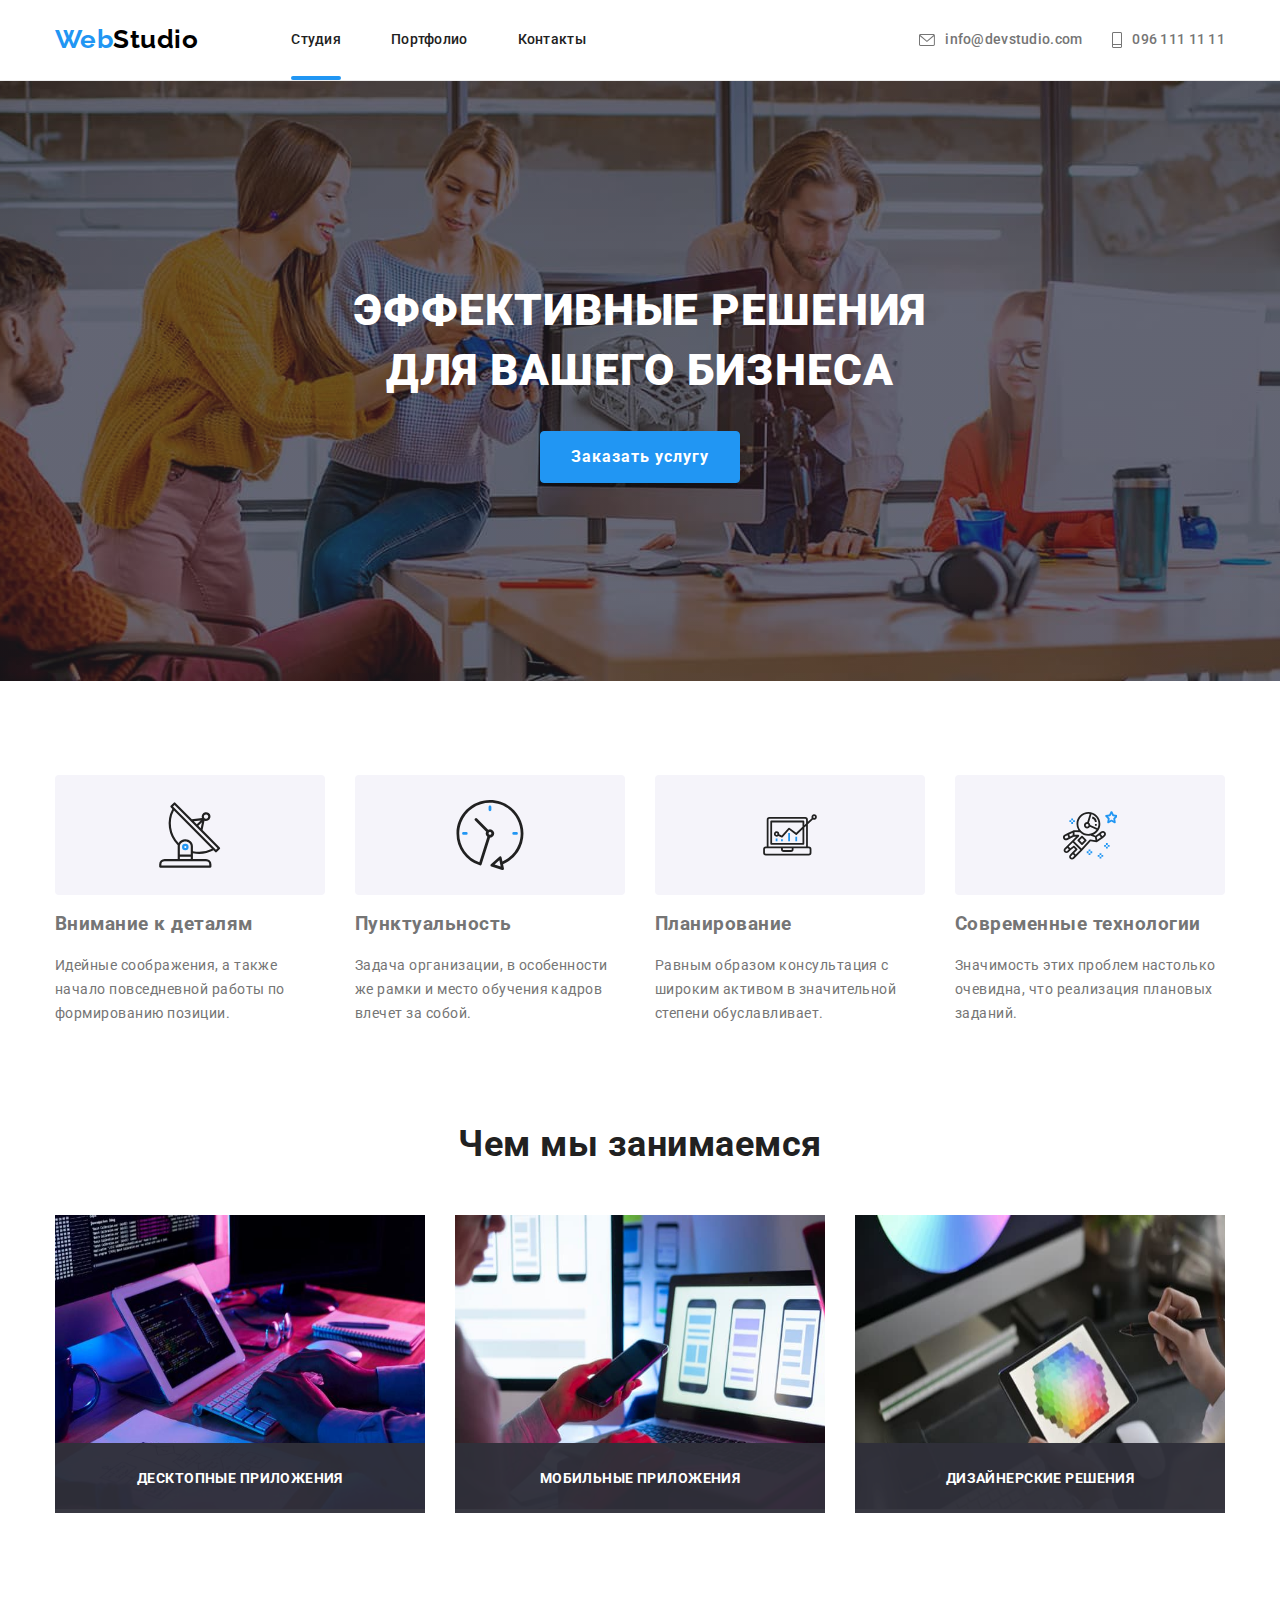
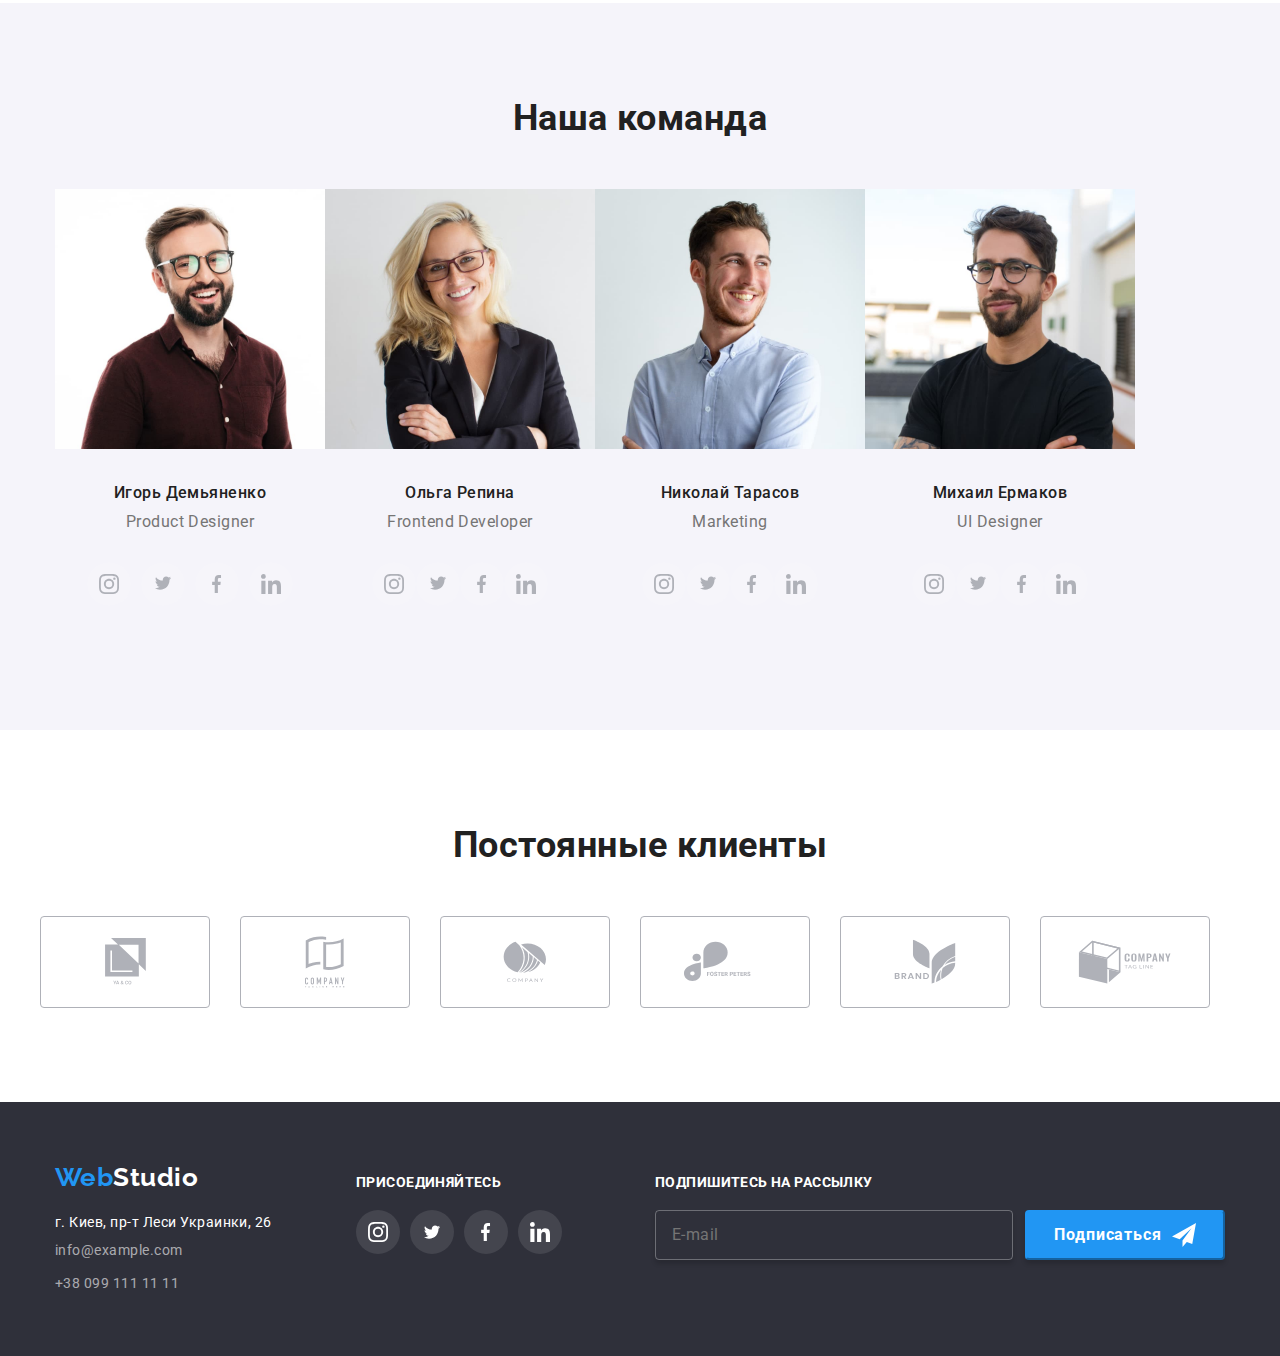
<file: index.html>
<!DOCTYPE html>
<html lang="ru">
  <head>
    <meta charset="UTF-8" />
    <meta http-equiv="X-UA-Compatible" content="IE=edge" />
    <meta name="viewport" content="width=device-width, initial-scale=1.0" />
    <title>Web Studio (Version 2.1)</title>
    <link rel="preconnect" href="https://fonts.gstatic.com" />
    <link
      href="https://fonts.googleapis.com/css2?family=Raleway:wght@700&family=Roboto:wght@400;500;700;900&display=swap"
      rel="stylesheet"
    />
    <link
      rel="stylesheet"
      href="https://cdnjs.cloudflare.com/ajax/libs/modern-normalize/1.0.0/modern-normalize.min.css"
    />
    <link rel="stylesheet" href="./css/styles.css" />
    <link rel="stylesheet" href="./css/main.min.css">
  </head>

  <body>
    <header>
      <div class="container container--header">
        <nav class="site-nav">
          <a href="" lang="en" class="logo"
            ><span class="logo__web">Web</span>Studio</a
          >
          <ul class="site-nav-list">
            <li class="site-nav-list__item"><a href="" class="site-nav-list__link site-nav-list__link--current">Студия</a></li>
            <li class="site-nav-list__item">
              <a href="./portfolio.html" class="site-nav-list__link">Портфолио</a>
            </li>
            <li class="site-nav-list__item"><a href="" class="site-nav-list__link">Контакты</a></li>
          </ul>
        </nav>

        <ul class="contacts">
          <li class="contacts__item">
            <a href="mailto:info@devstudio.com" class="contacts__link">
              <svg class="contacts__icon-mail" width="16px" height="12px">
                <use href="./images/icons.svg#mail"></use>
              </svg>
              info@devstudio.com</a
            >
          </li>
          <li class="contacts__item">
            <a href="tel:+380961111111" class="contacts__link">
              <svg class="contacts__icon-tel" width="10px" height="16px">
                <use href="./images/icons.svg#tel"></use>
              </svg>
              096 111 11 11
            </a>
          </li>
        </ul>
      </div>
    </header>

    <main>
      <!--Герой-->
      <section class="hero">
        <div class="container container--hero">
          <h1 class="hero__title">ЭФФЕКТИВНЫЕ РЕШЕНИЯ ДЛЯ ВАШЕГО БИЗНЕСА</h1>
          <button type="button" class="button hero__button" data-modal-close>
            Заказать услугу
          </button>
        </div>
      </section>

      <!--Преимущества Веб Студии-->
      <section class="advantages">
        <!--<h2>Преимущества Веб Студии</h2>-->
        <div class="container container--advantages">
          <ul class="advantages-list">
            <li class="advantages-list__item">
              <div class="advantages-list__icon advantages-list__icon--antenna">
                <svg class="advantages-list__icon1" width="65.32px" height="70px">
                  <use href="./images/icons.svg#antenna"></use>
                </svg>
              </div>
              <h3 class="advantages-list__title">Внимание к деталям</h3>
              <p class="advantages-list__text">
                Идейные соображения, а также начало повседневной работы по
                формированию позиции.
              </p>
            </li>
            <li class="advantages-list__item">
              <div class="advantages-list__icon advantages-list__icon--clock">
                <svg class="advantages-list__icon2" width="70px" height="70px">
                  <use href="./images/icons.svg#clock"></use>
                </svg>
              </div>
              <h3 class="advantages-list__title">Пунктуальность</h3>
              <p class="advantages-list__text">
                Задача организации, в особенности же рамки и место обучения
                кадров влечет за собой.
              </p>
            </li>
            <li class="advantages-list__item">
              <div class="advantages-list__icon advantages-list__icon--diagram">
                <svg class="advantages-list__icon3" width="70px" height="53.69px">
                  <use href="./images/icons.svg#diagram"></use>
                </svg>
              </div>
              <h3 class="advantages-list__title">Планирование</h3>
              <p class="advantages-list__text">
                Равным образом консультация с широким активом в значительной
                степени обуславливает.
              </p>
            </li>
            <li class="advantages-list__item">
              <div class="advantages-list__icon advantages-list__icon--astronaut">
                <svg class="advantages-list__icon4" width="54.83px" height="60.66px">
                  <use href="./images/icons.svg#astronaut"></use>
                </svg>
              </div>
              <h3 class="advantages-list__title">Современные технологии</h3>
              <p class="advantages-list__text">
                Значимость этих проблем настолько очевидна, что реализация
                плановых заданий.
              </p>
            </li>
          </ul>
        </div>
      </section>

      <!--Услуги Веб Студии-->
      <section class="services">
        <div class="container">
          <h2 class="services__title">Чем мы занимаемся</h2>
          <ul class="services__list">
            <li class="services__item">
              <a href="">
                <div class="label">
                  <img 
                    class="services__image"
                    src="./images/services-1.jpg"
                    alt="Программист работает за рабочим столом"
                    width="370"
                  />
                  <p>Десктопные приложения</p>
                </div>
              </a>
            </li>
            <li class="services__item">
              <a href="">
                <div class="label">
                  <img
                    class="services__image"  
                    src="./images/services-2.jpg"
                    alt="Веб-дизайнер разрабатывает интерфейс для мобильного устройства"
                    width="370"
                  />
                  <p>Мобильные приложения</p>
                </div>
              </a>
            </li>
            <li class="services__item">
              <a href="">
                <div class="label">
                  <img
                    class="services__image"  
                    src="./images/services-3.jpg"
                    alt="Креативный Веб-дизайнер работает с цветовой палитрой"
                    width="370"
                  />
                  <p>Дизайнерские решения</p>
                </div>
              </a>
            </li>
          </ul>
        </div>
      </section>

      <!--Команда Веб Студии-->
      <section class="team">
        <div class="container">
          <h2 class="team__title">Наша команда</h2>
          <ul class="team__list">
            <li>
              <div class="team__item">
                <img
                  class="team__member-photo"
                  src="./images/team-1.jpg"
                  alt="Молодой мужчина с бородой в очках для зрения"
                  width="270"
                />
                <p class="team__member-name">Игорь Демьяненко</p>
                <p lang="en" class="team__member-profession">Product Designer</p>
                <ul class="social-links">
                  <li class="social-links__item">
                    <a href="" class="social-links__link instagram">
                      <svg class="social-links__icon" width="20px" height="20px">
                        <use href="./images/icons.svg#instagram"></use>
                      </svg>
                    </a>
                  </li>
                  <li class="social-links__item">
                    <a href="" class="social-links__link twitter">
                      <svg class="social-links__icon" width="20px" height="16.25px">
                        <use href="./images/icons.svg#twitter"></use>
                      </svg>
                    </a>
                  </li>
                  <li class="social-links__item">
                    <a href="" class="social-links__link facebook">
                      <svg class="social-links__icon" width="10px" height="20px">
                        <use href="./images/icons.svg#facebook"></use>
                      </svg>
                    </a>
                  </li>
                  <li class="social-links__item">
                    <a href="" class="social-links__link linkedin">
                      <svg class="social-links__icon" width="20px" height="20px">
                        <use href="./images/icons.svg#linkedin"></use>
                      </svg>
                    </a>
                  </li>
                </ul>
              </div>
            </li>
            <li>
              <div class="team__item">
                <img
                  class="team__member-photo"  
                  src="./images/team-2.jpg"
                  alt="Девушка блондинка в пиджаке и в очках для зрения"
                  width="270"
                />
                <p class="team__member-name">Ольга Репина</p>
                <p lang="en" class="team__member-profession">Frontend Developer</p>
                <ul class="social-links">
                  <li>
                    <a href="" class="social-links__link instagram">
                      <svg class="social-links__icon" width="20px" height="20px">
                        <use href="./images/icons.svg#instagram"></use>
                      </svg>
                    </a>
                  </li>
                  <li>
                    <a href="" class="social-links__link twitter">
                      <svg class="social-links__icon" width="20px" height="16.25px">
                        <use href="./images/icons.svg#twitter"></use>
                      </svg>
                    </a>
                  </li>
                  <li>
                    <a href="" class="social-links__link facebook">
                      <svg class="social-links__icon" width="10px" height="20px">
                        <use href="./images/icons.svg#facebook"></use>
                      </svg>
                    </a>
                  </li>
                  <li>
                    <a href="" class="social-links__link linkedin">
                      <svg class="social-links__icon" width="20px" height="20px">
                        <use href="./images/icons.svg#linkedin"></use>
                      </svg>
                    </a>
                  </li>
                </ul>
              </div>
            </li>
            <li>
              <div class="team__item">
                <img
                  class="team__member-photo"  
                  src="./images/team-3.jpg"
                  alt="Молодой мужчина в светлой рубашке"
                  width="270"
                />
                <p class="team__member-name">Николай Тарасов</p>
                <p lang="en" class="team__member-profession">Marketing</p>
                <ul class="social-links">
                  <li>
                    <a href="" class="social-links__link instagram">
                      <svg class="social-links__icon" width="20px" height="20px">
                        <use href="./images/icons.svg#instagram"></use>
                      </svg>
                    </a>
                  </li>
                  <li>
                    <a href="" class="social-links__link twitter">
                      <svg class="social-links__icon" width="20px" height="16.25px">
                        <use href="./images/icons.svg#twitter"></use>
                      </svg>
                    </a>
                  </li>
                  <li>
                    <a href="" class="social-links__link facebook">
                      <svg class="social-links__icon" width="10px" height="20px">
                        <use href="./images/icons.svg#facebook"></use>
                      </svg>
                    </a>
                  </li>
                  <li>
                    <a href="" class="social-links__link linkedin">
                      <svg class="social-links__icon" width="20px" height="20px">
                        <use href="./images/icons.svg#linkedin"></use>
                      </svg>
                    </a>
                  </li>
                </ul>
              </div>
            </li>
            <li>
              <div class="team__item">
                <img
                  class="team__member-photo"  
                  src="./images/team-4.jpg"
                  alt="Молодой мужчина в черной футболке и очках для зрения"
                  width="270"
                />
                <p class="team__member-name">Михаил Ермаков</p>
                <p lang="en" class="team__member-profession">UI Designer</p>
                <ul class="social-links">
                  <li>
                    <a href="" class="social-links__link instagram">
                      <svg class="social-links__icon" width="20px" height="20px">
                        <use href="./images/icons.svg#instagram"></use>
                      </svg>
                    </a>
                  </li>
                  <li>
                    <a href="" class="social-links__link twitter">
                      <svg class="social-links__icon" width="20px" height="16.25px">
                        <use href="./images/icons.svg#twitter"></use>
                      </svg>
                    </a>
                  </li>
                  <li>
                    <a href="" class="social-links__link facebook">
                      <svg class="social-links__icon" width="10px" height="20px">
                        <use href="./images/icons.svg#facebook"></use>
                      </svg>
                    </a>
                  </li>
                  <li>
                    <a href="" class="social-links__link linkedin">
                      <svg class="social-links__icon" width="20px" height="20px">
                        <use href="./images/icons.svg#linkedin"></use>
                      </svg>
                    </a>
                  </li>
                </ul>
              </div>
            </li>
          </ul>
        </div>
      </section>

      <!--Постоянные клиенты-->
      <section class="clients">
        <div class="container">
          <h2 class="clients__title">Постоянные клиенты</h2>
          <ul class="clients__list">
            <li class="clients__item">
              <a href="" class="clients__link">
                <svg id="clients__icon1" width="41px" height="46.7px">
                  <use href="./images/icons.svg#company1"></use>
                </svg>
              </a>
            </li>
            <li class="clients__item">
              <a href="" class="clients__link">
                <svg id="clients__icon2" width="40px" height="52px">
                  <use href="./images/icons.svg#company2"></use>
                </svg>
              </a>
            </li>
            <li class="clients__item">
              <a href="" class="clients__link">
                <svg id="clients__icon3" width="43.46px" height="41.18px">
                  <use href="./images/icons.svg#company3"></use>
                </svg>
              </a>
            </li>
            <li class="clients__item">
              <a href="" class="clients__link">
                <svg id="clients__icon4" width="84.44px" height="40.62px">
                  <use href="./images/icons.svg#company4"></use>
                </svg>
              </a>
            </li>
            <li class="client__item">
              <a href="" class="clients__link">
                <svg id="clients__icon5" width="62.54px" height="45.43px">
                  <use href="./images/icons.svg#company5"></use>
                </svg>
              </a>
            </li>
            <li class="clients__item">
              <a href="" class="clients__link">
                <svg id="clients__icon6" width="93.79px" height="43.93px">
                  <use href="./images/icons.svg#company6"></use>
                </svg>
              </a>
            </li>
          </ul>
        </div>
      </section>
    </main>

    <footer>
      <div class="container container--footer">
        <div class="footer-contacts">
          <a href="" lang="en" class="logo address__logo"
            ><span class="logo__web">Web</span>Studio</a
          >
          <address class="address">
            <ul class="address__list">
              <li class="address__item">
                <p class="address__post-address">г. Киев, пр-т Леси Украинки, 26</p>
              </li>
              <li class="address__item address__item--style">
                <a href="mailto=info@example.com" class="address__link"
                  >info@example.com</a
                >
              </li>
              <li class="address__item address__item--style">
                <a href="tel:+380991111111" class="address__link"
                  >+38 099 111 11 11</a
                >
              </li>
            </ul>
          </address>
        </div>
        <div class="connect">
          <h3 class="connect__title">присоединяйтесь</h3>
          <ul class="social-links">
            <li class="social-links__item">
              <a href="" class="social-links__link instagram">
                <svg class="social-links__icon-footer" width="20px" height="20px">
                  <use href="./images/icons.svg#instagram"></use>
                </svg>
              </a>
            </li>
            <li class="social-links__item">
              <a href="" class="social-links__link twitter">
                <svg class="social-links__icon-footer" width="20px" height="16.25px">
                  <use href="./images/icons.svg#twitter"></use>
                </svg>
              </a>
            </li>
            <li class="social-links__item">
              <a href="" class="social-links__link facebook">
                <svg class="social-links__icon-footer" width="10px" height="20px">
                  <use href="./images/icons.svg#facebook"></use>
                </svg>
              </a>
            </li>
            <li class="social-links__item">
              <a href="" class="social-links__link linkedin">
                <svg class="social-links__icon-footer" width="20px" height="20px">
                  <use href="./images/icons.svg#linkedin"></use>
                </svg>
              </a>
            </li>
          </ul>
        </div>

        <form class="sign-form">
          <h3 class="sign-form__title">Подпишитесь на рассылку</h3>
          <div class="sign-form__block">
            <input type="email" name="email" placeholder="E-mail" class="sign-form__input"/>
            <button type="button" class="sign-form__button">
              Подписаться
              <svg id="sign-form__icon" class="sign-form__icon" width="24px" height="24px">
                <use href="./images/icons.svg#signup"></use>
              </svg>
            </button>
          </div>
        </form>
      </div>
    </footer>

    <div class="backdrop is-hidden" data-modal>
      <div class="modal">
        <button type="button" class="button modal__button" data-modal-open>
          <svg id="modal__close" width="11px" height="11px">
            <use href="./images/icons.svg#modal-close"></use>
          </svg>
        </button>

        <form class="modal__form-field">
          <p class="modal__title">Оставьте свои данные, мы вам перезвоним</p>
          <label class="modal__label">
            Имя
            <span class="modal__field-input">
              <input type="text" name="username" class="modal__input"/>
              <svg id="name" class="modal__icon" width="12px" height="12px">
                <use href="./images/icons.svg#name"></use>
              </svg>
            </span>
          </label>
          <label class="modal__label">
            Телефон
            <span class="modal__field-input">
              <input type="tel" name="phone-number" class="modal__input" />
              <svg id="tel" class="modal__icon" width="18px" height="18px">
                <use href="./images/icons.svg#phone"></use>
              </svg>
            </span>
          </label>
          <label class="modal__label">
            Почта
            <span class="modal__field-input">
              <input type="email" name="email" class="modal__input" />
              <svg id="email" class="modal__icon" width="15px" height="12px">
                <use href="./images/icons.svg#email"></use>
              </svg>
            </span>
          </label>
          <label>
            Комментарий
            <textarea
              name="comment"
              id="comment"
              placeholder="Введите текст"
              class="modal__textarea"
            ></textarea>
          </label>
          <div class="modal__customer-accept">
            <label for="checkbox" class="modal__checkbox">
              <span class="modal__accept-text"
                >Соглашаюсь с рассылкой и принимаю
                <a href="" class="modal__accept-link">Условия договора</a></span
              >
              <input
                id="checkbox"
                type="checkbox"
                name="accept"
                class="modal__accept"
              />
              <svg id="check-icon" class="modal__check-icon" width="16" height="15">
                <use href="./images/icons.svg#check-icon"></use>
              </svg>
            </label>
          </div>
          <button type="submit" class="button modal__submit-button">Отправить</button>
        </form>
      </div>
    </div>
    <script src="./js/modal.js"></script>
  </body>
</html>
</file>
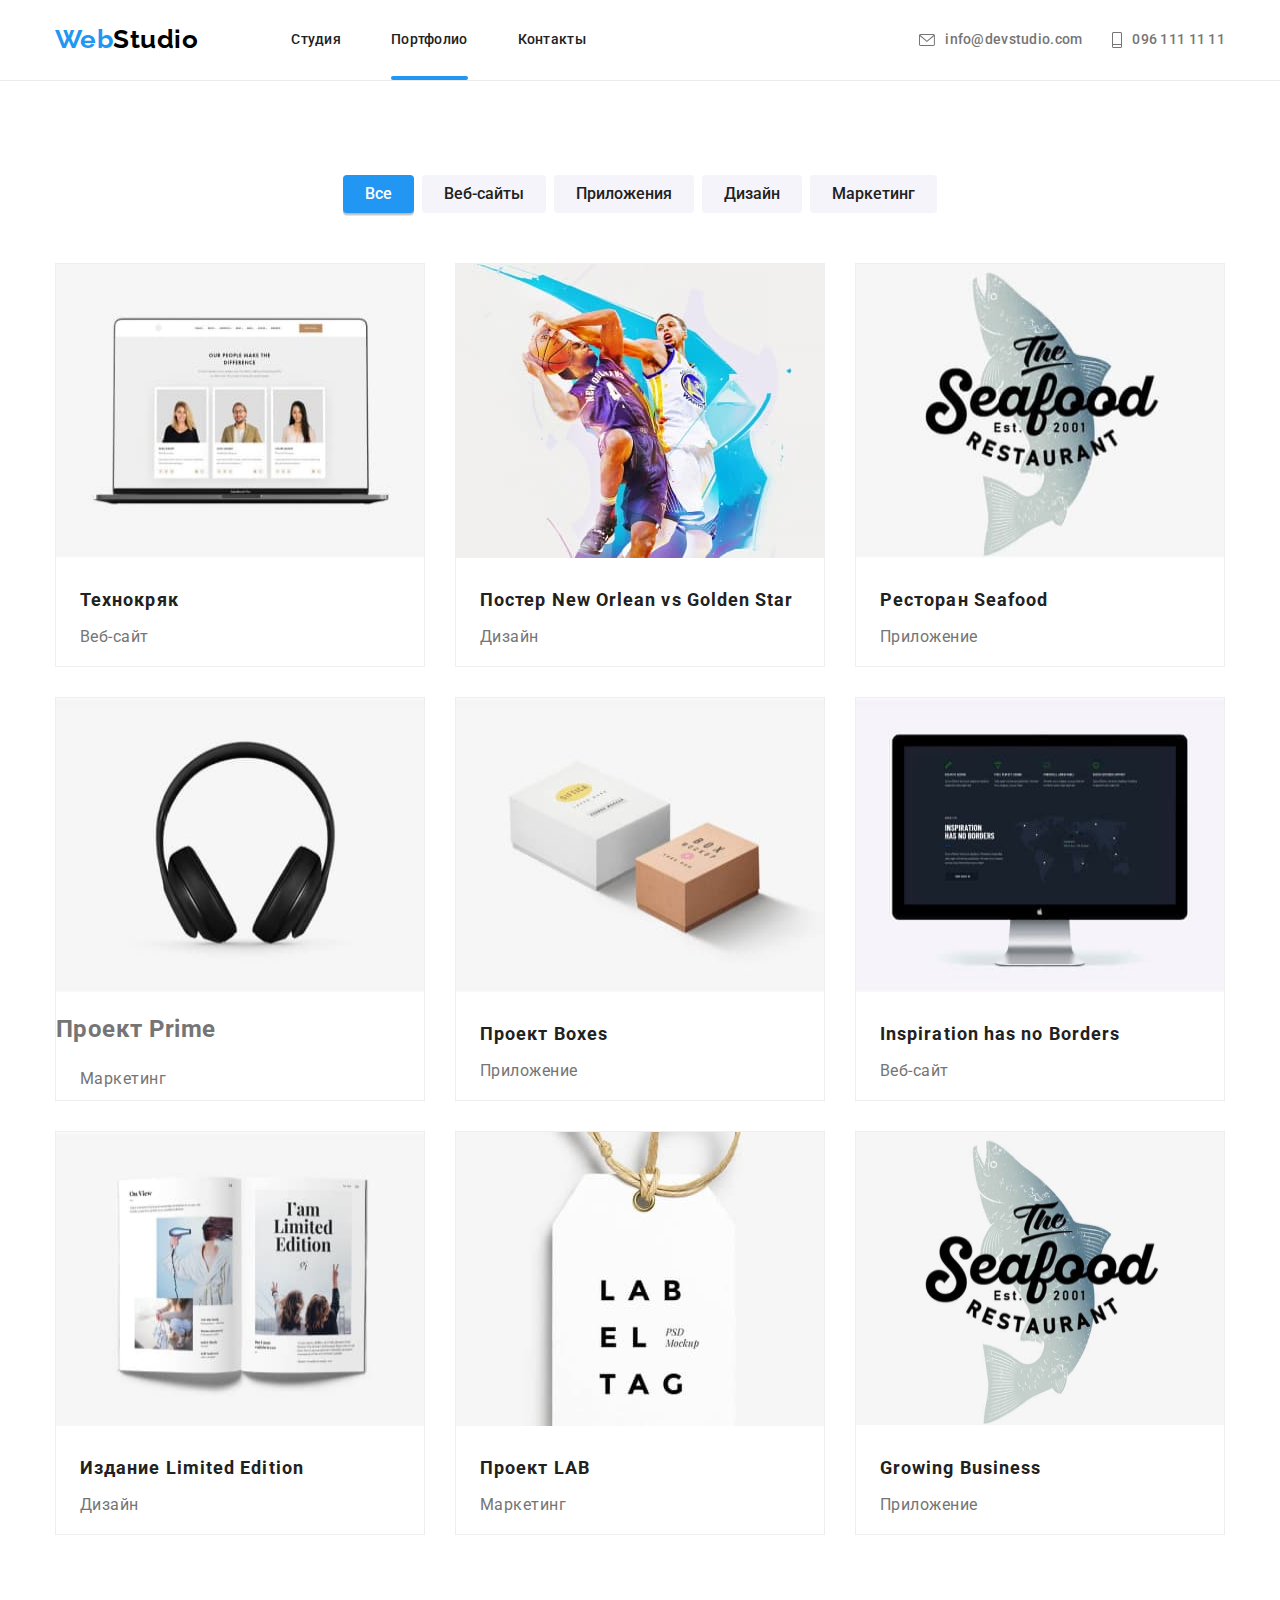
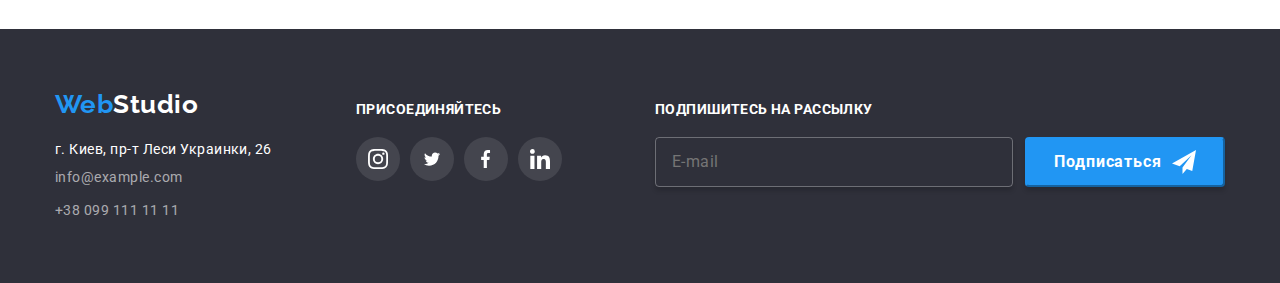
<file: portfolio.html>
<!DOCTYPE html>
<html lang="ru">
  <head>
    <meta charset="UTF-8" />
    <meta http-equiv="X-UA-Compatible" content="IE=edge" />
    <meta name="viewport" content="width=device-width, initial-scale=1.0" />
    <title>Web Studio (Version 2.1)</title>
    <link rel="preconnect" href="https://fonts.gstatic.com" />
    <link
      href="https://fonts.googleapis.com/css2?family=Raleway:wght@700&family=Roboto:wght@400;500;700&display=swap"
      rel="stylesheet"
    />
    <link
      rel="stylesheet"
      href="https://cdnjs.cloudflare.com/ajax/libs/modern-normalize/1.0.0/modern-normalize.min.css"
    />
    <link rel="stylesheet" href="./css/styles.css" />
    <link rel="stylesheet" href="./css/main.min.css">
  </head>

  <body>
    <header>
      <div class="container container--header">
        <nav class="site-nav">
          <a href="" lang="en" class="logo"
            ><span class="logo__web">Web</span>Studio</a
          >
          <ul class="site-nav-list">
            <li class="site-nav-list__item"><a href="./index.html" class="site-nav-list__link">Студия</a></li>
            <li class="site-nav-list__item"><a href="" class="site-nav-list__link site-nav-list__link--current">Портфолио</a></li>
            <li class="site-nav-list__item"><a href="" class="site-nav-list__link">Контакты</a></li>
          </ul>
        </nav>

        <ul class="contacts">
          <li class="contacts__item">
            <a href="mailto:info@devstudio.com" class="contacts__link">
              <svg class="contacts__icon-mail" width="16px" height="12px">
                <use href="./images/icons.svg#mail"></use>
              </svg>
              info@devstudio.com</a
            >
          </li>
          <li class="contacts__item">
            <a href="tel:+380961111111" class="contacts__link">
              <svg class="contacts__icon-tel" width="10px" height="16px">
                <use href="./images/icons.svg#tel"></use>
              </svg>
              096 111 11 11</a
            >
          </li>
        </ul>
      </div>
    </header>

    <main>
      <!--filters-->
      <div class="container">
        <ul class="filters-list">
          <li class="filters-list__item">
            <button type="button" class=" button filters-list__button filters-list__button--current">Все</button>
          </li>
          <li class="filters-list__item">
            <button type="button" class="button filters-list__button">Веб-сайты</button>
          </li>
          <li class="filters-list__item">
            <button type="button" class="button filters-list__button">Приложения</button>
          </li>
          <li class="filters-list__item">
            <button type="button" class="button filters-list__button">Дизайн</button>
          </li>
          <li class="filters-list__item">
            <button type="button" class="button filters-list__button">Маркетинг</button>
          </li>
        </ul>
      </div>

      <!--<h1>portfolio</h1>-->
      <div class="container">
        <ul class="portfolio">
          <li class="portfolio__item">
            <a href="" class="portfolio__link">
              <div class="portfolio__overlay">
                <img class="portfolio__image"
                  src="./images/portfolio.jpg"
                  alt="на рабочем столе компьютера портфолио троих человек"
                  width="370"
                />
                <p class="portfolio__text">
                  Технокряк это современная площадка распространения
                  коронавируса. Компании используют эту платформу для цифрового
                  шпионажа и атак на защищённые сервера конкурентов.
                </p>
              </div>
              <div>
                <h2 class="portfolio__title">Технокряк</h2>
                <p class="portfolio__description">Веб-сайт</p>
              </div>
            </a>
          </li>
          <li class="portfolio__item">
            <a href="" class="portfolio__link">
              <div class="portfolio__overlay">
                <img class="portfolio__image"
                  src="./images/basketball.jpg"
                  alt="два баскетболиста в прыжке с мячем"
                  width="370"
                />
                <p class="portfolio__text">
                  Технокряк это современная площадка распространения
                  коронавируса. Компании используют эту платформу для цифрового
                  шпионажа и атак на защищённые сервера конкурентов.
                </p>
              </div>
              <div>
                <h2 class="portfolio__title">Постер New Orlean vs Golden Star</h2>
                <p class="portfolio__description">Дизайн</p>
              </div>
            </a>
          </li>
          <li class="portfolio__item">
            <a href="" class="portfolio__link">
              <div class="portfolio__overlay">
                <img class="portfolio__image"
                  src="./images/seafood.jpg"
                  alt="постер рыбного ресторана"
                  width="370"
                />
                <p class="portfolio__text">
                  Технокряк это современная площадка распространения
                  коронавируса. Компании используют эту платформу для цифрового
                  шпионажа и атак на защищённые сервера конкурентов.
                </p>
              </div>
              <div>
                <h2 class="portfolio__title">Ресторан Seafood</h2>
                <p class="portfolio__description">Приложение</p>
              </div>
            </a>
          </li>
          <li class="portfolio__item">
            <a href="" class="portfolio__link">
              <div class="portfolio__overlay">
                <img class="portfolio__image"
                  src="./images/earphones.jpg"
                  alt="большие черные наушники"
                  width="370"
                />
                <p class="portfolio__text">
                  Технокряк это современная площадка распространения
                  коронавируса. Компании используют эту платформу для цифрового
                  шпионажа и атак на защищённые сервера конкурентов.
                </p>
              </div>
              <div>
                <h2 class="portfolio__">Проект Prime</h2>
                <p class="portfolio__description">Маркетинг</p>
              </div>
            </a>
          </li>
          <li class="portfolio__item">
            <a href="" class="portfolio__link">
              <div class="portfolio__overlay">
                <img class="portfolio__image"
                src="./images/boxes.jpg" alt="две коробки" width="370" />
                <p class="portfolio__text">
                  Технокряк это современная площадка распространения
                  коронавируса. Компании используют эту платформу для цифрового
                  шпионажа и атак на защищённые сервера конкурентов.
                </p>
              </div>
              <div>
                <h2 class="portfolio__title">Проект Boxes</h2>
                <p class="portfolio__description">Приложение</p>
              </div>
            </a>
          </li>
          <li class="portfolio__item">
            <a href="" class="portfolio__link">
              <div class="portfolio__overlay">
                <img class="portfolio__image"
                  src="./images/computer.jpg"
                  alt="монитор компьютера"
                  width="370"
                />
                <p class="portfolio__text">
                  Технокряк это современная площадка распространения
                  коронавируса. Компании используют эту платформу для цифрового
                  шпионажа и атак на защищённые сервера конкурентов.
                </p>
              </div>
              <div>
                <h2 class="portfolio__title">Inspiration has no Borders</h2>
                <p class="portfolio__description">Веб-сайт</p>
              </div>
            </a>
          </li>
          <li class="portfolio__item">
            <a href="" class="portfolio__link">
              <div class="portfolio__overlay">
                <img class="portfolio__image"
                  src="./images/magazin.jpg"
                  alt="открытый журнал"
                  width="370"
                />
                <p class="portfolio__text">
                  Технокряк это современная площадка распространения
                  коронавируса. Компании используют эту платформу для цифрового
                  шпионажа и атак на защищённые сервера конкурентов.
                </p>
              </div>
              <div>
                <h2 class="portfolio__title">Издание Limited Edition</h2>
                <p class="portfolio__description">Дизайн</p>
              </div>
            </a>
          </li>
          <li class="portfolio__item">
            <a href="" class="portfolio__link">
              <div class="portfolio__overlay">
                <img class="portfolio__image"
                  src="./images/label.jpg"
                  alt="лейбл на шнурке"
                  width="370"
                />
                <p class="portfolio__text">
                  Технокряк это современная площадка распространения
                  коронавируса. Компании используют эту платформу для цифрового
                  шпионажа и атак на защищённые сервера конкурентов.
                </p>
              </div>
              <div>
                <h2 class="portfolio__title">Проект LAB</h2>
                <p class="portfolio__description">Маркетинг</p>
              </div>
            </a>
          </li>
          <li class="portfolio__item">
            <a href="" class="portfolio__link">
              <div class="portfolio__overlay">
                <img class="portfolio__image"
                  src="./images/img.png"
                  alt="руки печатают на ноутбуке"
                  width="370"
                />
                <p class="portfolio__text">
                  Технокряк это современная площадка распространения
                  коронавируса. Компании используют эту платформу для цифрового
                  шпионажа и атак на защищённые сервера конкурентов.
                </p>
              </div>
              <div>
                <h2 class="portfolio__title">Growing Business</h2>
                <p class="portfolio__description">Приложение</p>
              </div>
            </a>
          </li>
        </ul>
      </div>
    </main>

    <footer>
      <div class="container container--footer">
        <div class="footer-contacts">
          <a href="" lang="en" class="logo address__logo"
            ><span class="logo__web">Web</span>Studio</a
          >
          <address class="address">
            <ul class="address__list">
              <li class="address__item">
                <p class="address__post-address">г. Киев, пр-т Леси Украинки, 26</p>
              </li>
              <li class="address__item address__item--style">
                <a href="mailto=info@example.com" class="address__link"
                  >info@example.com</a
                >
              </li>
              <li class="address__item address__item--style">
                <a href="tel:+380991111111" class="address__link"
                  >+38 099 111 11 11</a
                >
              </li>
            </ul>
          </address>
        </div>
        <div class="connect">
          <h3 class="connect__title">присоединяйтесь</h3>
          <ul class="social-links">
            <li class="social-links__item">
              <a href="" class="social-links__link instagram">
                <svg class="social-links__icon-footer" width="20px" height="20px">
                  <use href="./images/icons.svg#instagram"></use>
                </svg>
              </a>
            </li>
            <li class="social-links__item">
              <a href="" class="social-links__link twitter">
                <svg class="social-links__icon-footer" width="20px" height="16.25px">
                  <use href="./images/icons.svg#twitter"></use>
                </svg>
              </a>
            </li>
            <li class="social-links__item">
              <a href="" class="social-links__link facebook">
                <svg class="social-links__icon-footer" width="10px" height="20px">
                  <use href="./images/icons.svg#facebook"></use>
                </svg>
              </a>
            </li>
            <li class="social-links__item">
              <a href="" class="social-links__link linkedin">
                <svg class="social-links__icon-footer" width="20px" height="20px">
                  <use href="./images/icons.svg#linkedin"></use>
                </svg>
              </a>
            </li>
          </ul>
        </div>

        <form class="sign-form">
          <h3 class="sign-form__title">Подпишитесь на рассылку</h3>
          <div class="sign-form__block">
            <input type="email" name="email" placeholder="E-mail" class="sign-form__input"/>
            <button type="button" class="sign-form__button">
              Подписаться
              <svg id="sign-form__icon" class="sign-form__icon" width="24px" height="24px">
                <use href="./images/icons.svg#signup"></use>
              </svg>
            </button>
          </div>
        </form>
      </div>
    </footer>
  </body>
</html>
</file>
<file: css/styles.css>

</file>
<file: css/main.min.css>
:root{--primary-text-color: #757575;--secondary-text-color: #212121;--accent-text-color: #2196f3;--white-color: #ffffff;--dark-background-color: #2f303a;--filters-background-color: #f5f4fa;--cubic: cubic-bezier(0.4, 0, 0.2, 1)}body{background-color:var(--white-color);color:var(--primary-text-color);font-family:Roboto,sans-serif;letter-spacing:.03em}.container{width:1200px;padding-left:15px;padding-right:15px;margin:0px auto}.container--header{display:flex;justify-content:flex-start;height:80px;align-items:center}.container--hero{padding-top:200px;margin:0 auto}.container--advantages{margin-bottom:94px}.container--footer{display:flex;padding-top:60px}ul{list-style:none}header{border-bottom:1px solid #ececec}.site-nav{display:flex;align-items:center;margin-right:auto}.site-nav-list{display:flex;padding-left:0px}.site-nav-list__item:not(:last-child){margin-right:50px}.site-nav-list__link{display:inline-block;margin-top:32px;margin-bottom:32px;color:var(--secondary-text-color);text-decoration:none;letter-spacing:.02em;font-size:14px;font-weight:500;line-height:1.14;transition:color 250ms}.site-nav-list__link--current::after{content:"";display:block;width:100%;height:4px;border-radius:2px;background-color:var(--accent-text-color);position:absolute;bottom:0}.site-nav-list__link:hover,.site-nav-list__link:focus,.site-nav-list__link.current{color:var(--accent-text-color)}.site-nav-list__item{position:relative}.contacts{display:flex;padding-left:0px;margin:0px 0px 0px auto}.contacts__link{display:inline-block;margin-top:32px;margin-bottom:32px;color:var(--primary-text-color);text-decoration:none;letter-spacing:.02em;font-size:14px;font-weight:500;line-height:1.14;transition:color 250ms;display:flex;align-items:center}.contacts__item:not(:last-child){margin-right:30px}.contacts__link:hover,.contacts__link:focus,.contacts__link:hover .contacts__icon-mail,.contacts__link:focus .contacts__icon-mail,.contacts__link:hover .contacts__icon-tel,.contacts__link:focus .contacts__icon-tel{color:var(--accent-text-color);fill:var(--accent-text-color);transition:var(--cubic)}.contacts__icon-mail,.contacts__icon-tel{fill:var(--primary-text-color);margin-right:10px;transition:fill 250ms}.logo{display:inline-block;margin-right:93px;margin-top:24px;margin-bottom:25px;margin-left:0px;font-family:Raleway,sans-serif;color:#000;text-decoration:none;font-size:26px;font-weight:700;line-height:1.19}.logo__web{color:var(--accent-text-color)}.address__logo{margin-top:0px;margin-bottom:20px;margin-right:auto;margin-left:0px;color:var(--white-color)}.hero{max-width:1600px;height:600px;margin:0 auto;background-image:linear-gradient(to right, rgba(47, 48, 58, 0.4), rgba(47, 48, 58, 0.4)),url("../images/hero.jpg");background-size:cover;background-position:center;background-repeat:no-repeat;background-color:#c4c4c4;color:var(--white-color);letter-spacing:.06em}.hero__title{text-align:center;padding-right:20px;padding-left:20px;margin:0 auto 30px;max-width:696px;height:120px;font-size:44px;font-weight:900;line-height:1.36}.hero__button{display:block;padding:10px 30px;margin-right:auto;margin-left:auto;min-width:200px;min-height:50px;text-align:center;color:var(--white-color);background-color:var(--accent-text-color);letter-spacing:.06em;font-size:16px;font-weight:700;line-height:1.87;border:1px solid var(--accent-text-color);border-radius:4px;align-items:center;cursor:pointer;box-shadow:0px 4px 4px rgba(0,0,0,.15);transition:background-color 250ms}.hero__button:hover,.hero__button:focus{background-color:#188ce8;transform:var(--cubic)}.sign-form__button{min-width:200px;min-height:50px;border-radius:4px;border-color:var(--accent-text-color);background-color:var(--accent-text-color);color:var(--white-color);box-shadow:0 4px 4px 0 rgba(0,0,0,.15);font-size:16px;font-weight:700;line-height:1.875;text-align:center;letter-spacing:.06em;margin-left:12px;display:flex;align-items:center;justify-content:center}.sign-form__icon{margin-left:10px;fill:var(--white-color)}.filters-list__button{text-align:center;height:38px;padding:6px 22px;font-family:inherit;cursor:pointer;border:0px;border-radius:4px;color:var(--secondary-text-color);background-color:var(--filters-background-color);font-size:16px;font-weight:500;line-height:1.63;box-shadow:none;transition:color 250ms,background-color 250ms,box-shadow 250ms}.filters-list__button:hover,.filters-list__button:focus,.filters-list__button--current{color:var(--white-color);background-color:var(--accent-text-color);box-shadow:0 2px rgba(0,0,0,.12),0 1px rgba(0,0,0,.08),0 3px rgba(0,0,0,.1);transform:var(--cubic)}.button.current{width:auto;height:38px;padding:6px 22px;border:0px;font-weight:500;line-height:1.63;letter-spacing:.03em}.modal__button{position:absolute;display:flex;align-items:center;justify-content:center;top:8px;right:8px;min-width:30px;min-height:30px;border-radius:50%;padding:0;border:1px solid rgba(0,0,0,.1);box-shadow:none;background-color:var(--white-color)}.modal__button:hover,.modal__button:focus{fill:var(--accent-text-color)}.modal__submit-button{background-color:var(--accent-text-color);box-shadow:0 4px 4px 0 rgba(0,0,0,.15);border-radius:4px;width:200px;height:50px;font-size:16px;font-weight:700;line-height:1.875;letter-spacing:.06em;margin-left:auto;margin-right:auto;display:block}.advantages-title{display:inline-block;text-align:left;width:270px;height:16px;margin-top:30px;margin-bottom:10px;color:var(--secondary-text-color);font-size:14px;line-height:1.14;text-transform:uppercase}.advantages-list{display:flex;margin-top:0px;margin-left:auto;margin-right:auto;margin-bottom:94px;padding-left:0px;padding-top:94px}.advantages-list__icon{width:270px;height:120px;background-color:var(--filters-background-color);border-radius:4px;display:flex;justify-content:center;align-items:center}.advantages-list__text{width:270px;height:75px;margin:0px;text-align:left;font-size:14px;line-height:1.71}.advantages-list__item:not(:last-child){margin-right:30px}.services__title{text-align:center;width:376px;height:42px;margin-left:auto;margin-right:auto;margin-bottom:50px;margin-top:0px;color:var(--secondary-text-color);font-size:36px;line-height:1.17}.services__list{display:flex;margin-left:auto;margin-right:auto;margin-top:0px;margin-bottom:94px;padding:0px}.services__item{margin-right:30px;padding:0px;width:370px;height:294px;position:relative}.services__item:last-child{margin-right:0px}.services__image{height:294px;width:370px}.label{position:relative}.label::before{content:"";display:inline-block;width:370px;height:70px;background-color:rgba(47,48,58,.8);background-size:contain;position:absolute;left:0;bottom:0}.label p{position:absolute;display:flex;justify-content:center;align-items:center;color:#fff;font-size:14px;font-weight:700;letter-spacing:.03em;text-transform:uppercase;bottom:0;width:100%;height:70px;background-color:rgba(47,48,58,.8);margin:0}.team{background-color:#f5f4fa;padding-top:94px}.team__member-name{margin-top:0px;margin-bottom:10px;margin-right:auto;margin-left:auto;text-align:center;color:var(--secondary-text-color);font-size:16px;font-weight:500;line-height:1.19}.team-item{width:270px;margin-right:30px;border-bottom-left-radius:4px;border-bottom-right-radius:4px;box-shadow:0 2px 1px 0 rgba(0,0,0,.2),0 1px 1px 0 rgba(0,0,0,.14),0 1px 3px 0 rgba(0,0,0,.12);background-color:var(--white-color)}.team__title{text-align:center;margin-top:0px;margin-bottom:50px;color:var(--secondary-text-color);font-size:36px;line-height:1.17}.team__list{display:flex;margin-left:auto;margin-right:auto;margin-top:0px;margin-bottom:0px;padding-bottom:94px;padding-left:0px}.team__member-photo{margin-bottom:30px}.team__member-profession{text-align:center;margin-top:0px;margin-right:auto;margin-left:auto;margin-bottom:0px;padding-bottom:30px;font-size:16px;line-height:1.19}.social-links{display:flex;padding-left:0px;justify-content:center;padding-bottom:30px}.social-links__icon{fill:#afb1b8}.social-links__item:not(:last-child){margin-right:10px}.social-links__link{display:block;width:44px;height:44px;display:flex;justify-content:center;align-items:center;border-radius:50%;transition:background-color 250ms}.social-links__link:hover .social-links__icon,.social-links__link:focus .social-links__icon{fill:var(--white-color)}.social-links__link__link:hover,.social-links__link__link:focus{background-color:var(--accent-text-color);transform:var(--cubic)}.social-links{margin:0}.social-links__link{background-color:rgba(255,255,255,.1);border-radius:50%;transition:background-color 250ms}.social-links__icon-footer{fill:var(--white-color)}.social-links__link:hover,.social-links__link:focus{background-color:var(--accent-text-color);transform:var(--cubic)}.clients{padding-top:94px}.clients__title{margin:0 auto 50px;text-align:center;color:var(--secondary-text-color);font-weight:700;font-size:36px;line-height:1.17}.clients__list{display:flex;margin-top:0;margin:0 auto 94px;padding-left:0;justify-content:center}.clients__link{width:170px;height:92px;border:1px solid #afb1b8;border-radius:4px;margin-right:30px;display:flex;justify-content:center;align-items:center;fill:#afb1b8;transition:fill 250ms}.clients__link:hover,.clients__link:focus{fill:var(--accent-text-color);border-color:var(--accent-text-color);transform:var(--cubic)}.clients__item:last-child{margin-right:0}footer{background-color:var(--dark-background-color);color:var(--white-color)}.footer-contacts{margin-right:70px}.connect__title,.sign-form__title{font-weight:700;font-size:14px;text-transform:uppercase;line-height:1.17;margin-bottom:20px;margin-top:12px;letter-spacing:.03em}.address__link{text-align:left;text-decoration:none;color:inherit;font-size:14px;font-weight:400;line-height:1.71;transition:color 250ms}.address__post-address{margin-top:0px;margin-bottom:0px;font-style:normal;font-size:14px}.address,.address__item--style{color:rgba(255,255,255,.6);margin-top:0px;margin-bottom:0px;font-style:normal}.address__list{margin-top:0px;margin-bottom:0px;margin-left:0px;padding-left:0px}.address__item{margin-bottom:9px;color:var(--white-color);display:inline-block;min-width:100%}.address__item--style:hover,.address__item--style:focus{color:var(--accent-text-color);transform:var(--cubic)}.address__item:last-child{margin-bottom:0px;padding-bottom:60px}.address__item--style{text-align:left;text-decoration:none;color:inherit;font-size:14px;font-weight:400;line-height:1.71;transition:color 250ms}.sign-form{margin-left:93px}.sign-form__input{border:1px solid rgba(255,255,255,.3);box-shadow:0 4px 4px 0 rgba(0,0,0,.15);border-radius:4px;min-width:358px;min-height:50px;color:rgba(255,255,255,.6);font-size:16px;line-height:1.25;letter-spacing:.03em;background-color:inherit;padding-left:16px}.sign-form__block{display:flex;justify-content:center}.filters-list{display:flex;justify-content:center;padding-top:94px;padding-bottom:50px;padding-left:0px;margin-top:0px;margin-bottom:0px}.filters-list__item{margin-right:8px}.filters-list__item:last-child{margin-right:0px}.portfolio{display:flex;flex-wrap:wrap;margin-left:auto;margin-right:auto;margin-top:0px;margin-bottom:0px;padding-left:0px;color:var(--primary-text-color);margin-bottom:94px}.portfolio__image{width:370px;height:294px}.portfolio__title{text-align:left;margin-top:20px;margin-bottom:0px;margin-left:24px;margin-right:24px;color:var(--secondary-text-color);font-size:18px;line-height:2;letter-spacing:.06em}.portfolio__description{text-align:left;font-size:16px;line-height:1.88;margin:4px 24px 20px}.portfolio__text{position:absolute;content:"";bottom:-100%;width:100%;height:100%;background-color:rgba(33,150,243,.9);color:var(--white-color);font-size:18px;line-height:1.55;letter-spacing:.03em;margin:0;padding:63px 24px;transition:bottom 250ms}.portfolio__link{display:inline-block;width:370px;height:404px;border:1px solid #eee;text-decoration:none;color:inherit}.portfolio__link:hover,.portfolio__link:focus{box-shadow:1px 4px 6px 0 rgba(0,0,0,.16),0 4px 4px 0 rgba(0,0,0,.06),0 1px 1px 0 rgba(0,0,0,.12)}.portfolio__item{background-color:var(--white-color);width:370px;height:404px;margin-right:30px;margin-bottom:30px}.portfolio__item:nth-child(3n){margin-right:0px}.portfolio__item:nth-last-child(-n+3){margin-bottom:0px}.portfolio__item:hover .portfolio__text{bottom:0;transform:var(--cubic)}.portfolio__overlay{position:relative;overflow:hidden}.backdrop{position:fixed;top:0;left:0;width:100%;height:100%;background-color:rgba(0,0,0,.2)}.is-hidden{visibility:hidden;opacity:0;pointer-events:none}.modal{position:absolute;top:50%;left:50%;transform:translate(-50%, -50%);width:528px;height:581px;background-color:var(--white-color);box-shadow:0px 2px 1px 0px rgba(0,0,0,.2),0px 1px 1px 0px rgba(0,0,0,.14),0px 1px 3px 0px rgba(0,0,0,.12);border-radius:4px}.modal__form-field{padding:40px;font-size:12px;line-height:1.172;letter-spacing:.01em}.modal__title{font-size:20px;line-height:1.172;color:var(--secondary-text-color);text-transform:none;text-align:center;margin:0 auto 12px;font-weight:700;letter-spacing:.03em}.modal__input{min-width:448px;min-height:40px;padding-left:42px;border:1px solid rgba(33,33,33,.2);border-radius:4px;transition:border 250ms;outline:none;transition:border-color 250ms}.modal__input:focus,.modal__textarea:focus{border-color:var(--accent-text-color);transform:var(--cubic)}.modal__icon{position:absolute;left:15px;top:50%;transform:translateY(-50%)}.modal__input:focus+.modal__icon{fill:var(--accent-text-color)}.modal__textarea{min-width:448px;min-height:120px;margin-top:4px;margin-bottom:20px;padding:12px 16px;resize:none;border:1px solid rgba(33,33,33,.2);border-radius:4px;outline:none;transition:border-color 250ms}.modal__textarea::-moz-placeholder{color:rgba(117,117,117,.5)}.modal__textarea:-ms-input-placeholder{color:rgba(117,117,117,.5)}.modal__textarea::placeholder{color:rgba(117,117,117,.5)}.modal__field-input{display:block;position:relative;margin-top:4px;margin-bottom:10px}.modal__field-input:focus+.modal__input{border:1px solid var(--accent-text-color);transform:var(--cubic);background-color:var(--accent-text-color)}.modal__customer-accept{display:block;align-items:center;font-size:14px;line-height:1.714;letter-spacing:.03em;margin-bottom:30px;position:relative}.modal__accept-text{color:var(--primary-text-color);margin:0px;font-size:14px;font-weight:400;line-height:1.714;letter-spacing:.03em}.modal__check-icon{display:block;background-color:var(--white-color);border:2px solid var(--secondary-text-color);border-radius:2px;margin-right:8.38px;transition:background-color 250ms}.modal__checkbox{display:flex;justify-content:center;align-items:center;flex-direction:row-reverse}.modal__accept-link{color:var(--accent-text-color);margin:0 0 0 3px}.modal__accept{position:absolute;width:1px;height:1px;margin:-1px;border:0;padding:0;clip:rect(0 0 0 0);overflow:hidden}.modal__accept:checked+.modal__check-icon{background-color:var(--accent-text-color);background-origin:border-box;border-color:var(--accent-text-color);transform:var(--cubic)}/*# sourceMappingURL=main.min.css.map */
</file>
